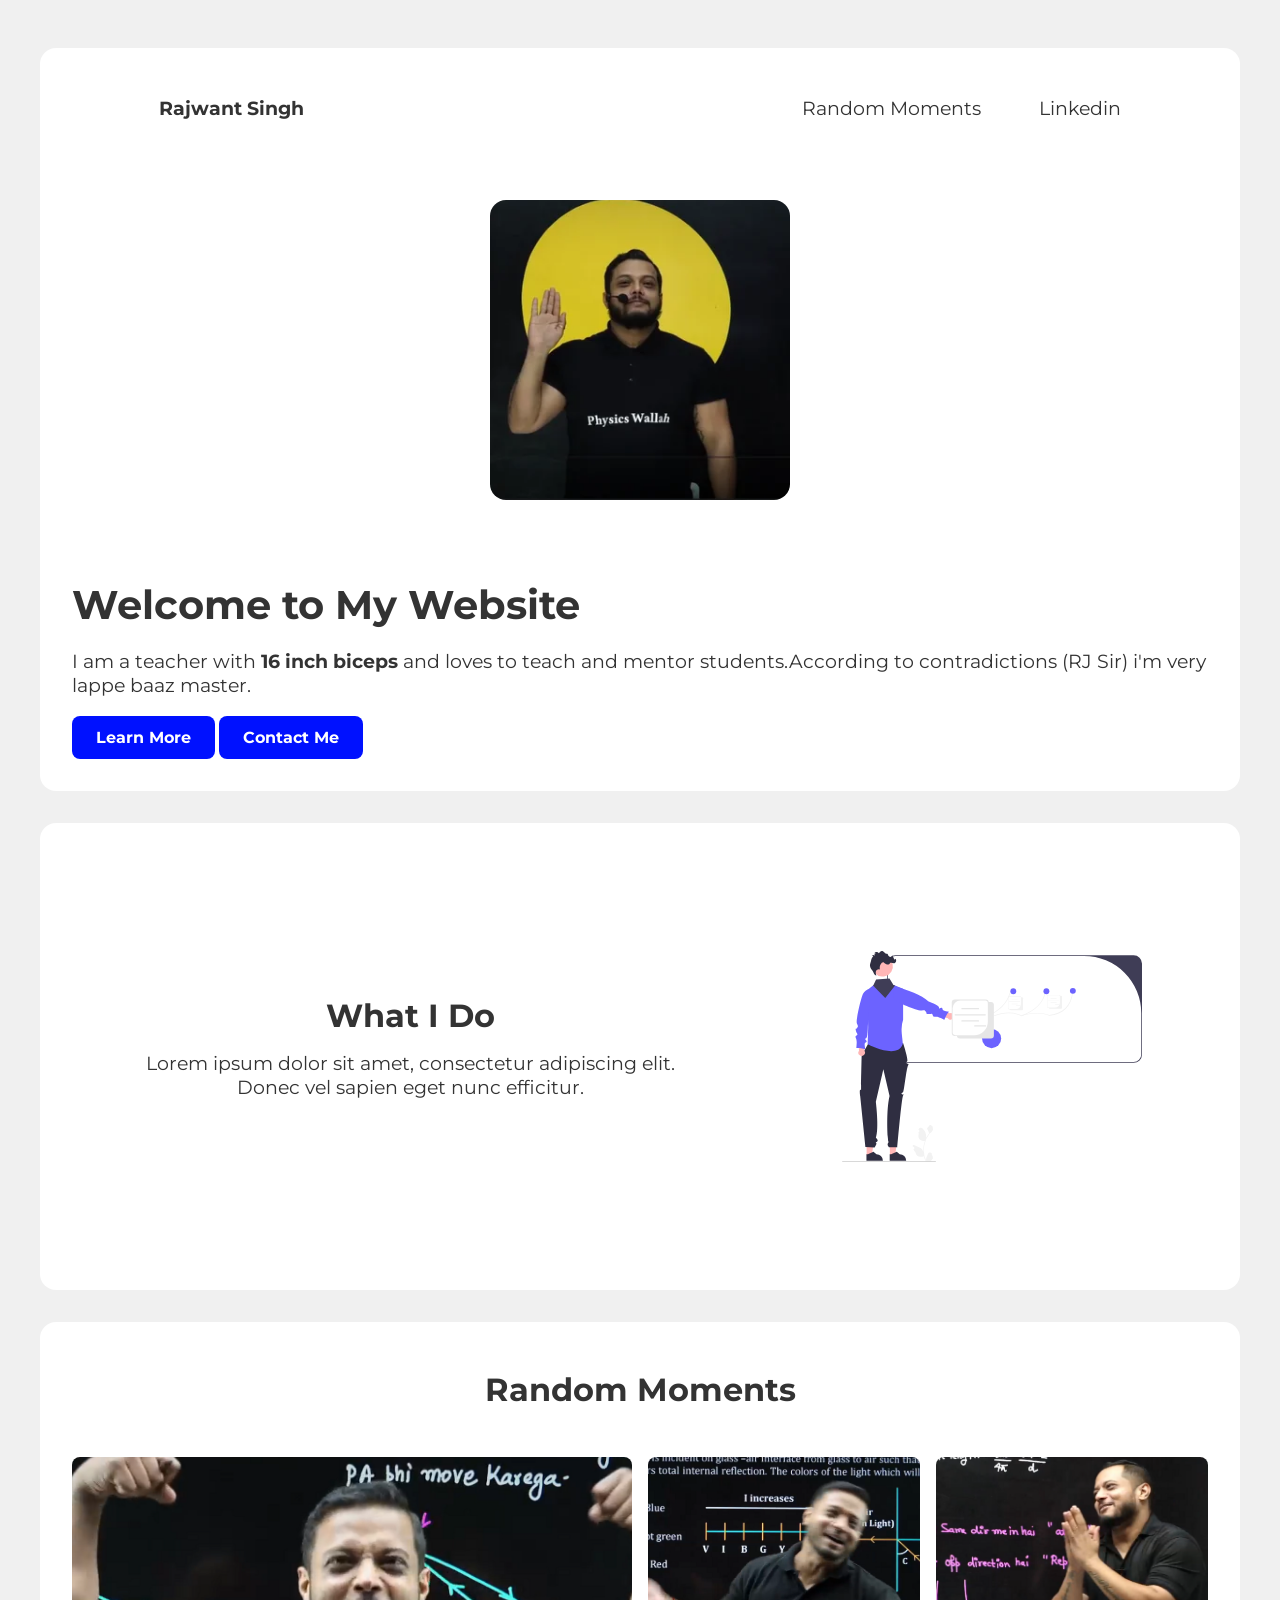
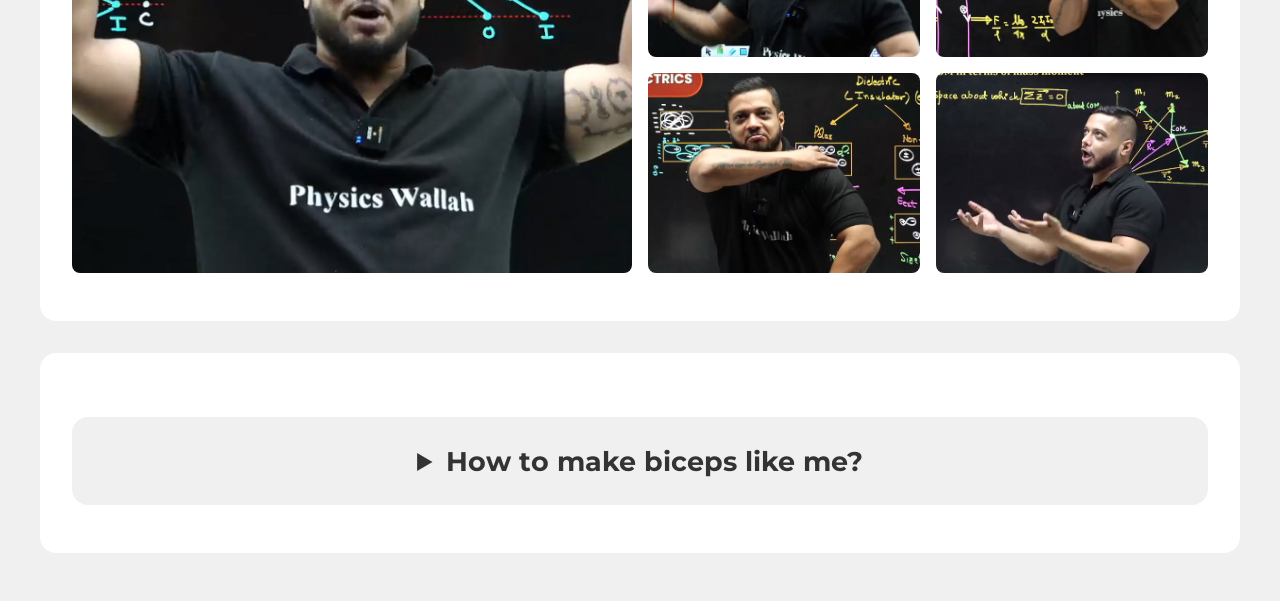
<file: 01/index.html>
<!DOCTYPE html>
<html lang="en">
<head>
    <meta charset="UTF-8">
    <meta name="viewport" content="width=device-width, initial-scale=1.0">
    <title>Document</title>
    <link rel="stylesheet" href="style.css">
</head>
<body>
    <header>
        <nav>
            <ul>
                <li><a href="#">Rajwant Singh</a></li>
                <li><a href="#random-moments">Random Moments</a></li>
                <li><a href="https://www.linkedin.com/in/rajwant-singh-b48a94300/?isSelfProfile=false" target="_blank">Linkedin</a></li>
            </ul>
        </nav>
        <div class="flex-container">
            <img width="300px" height="300px" src="images/rjsir.webp" >
        </div>
        <div class="text-container">
            <h1>Welcome to My Website</h1>
            <p>I am a teacher with <strong>16 inch</strong>  <strong>biceps</strong> and  loves to teach and mentor students.According to contradictions (RJ Sir) i'm very lappe baaz master.</p>  
            <a href="#" class="cta-button">Learn More</a>
            <a href="#" class="cta-button secondary">Contact Me</a> 
        </div>
    </header>
    <section>
        <div class="flex-container">
            <div class="text-container">
                <h2>What I Do</h2>
                <p>Lorem ipsum dolor sit amet, consectetur adipiscing elit. Donec vel sapien eget nunc efficitur.</pS>
            
            </div>
            <img width="300px" src="images/undraw_professor_xcrw.svg" >
        </div>
    </section>
    <section    id="random-moments">
        <h2>Random Moments</h2>
        <div class="grid-container">
            <img style="grid-area: img-1;"  src="images/random (1).png" >
            <img style="grid-area: img-2;"  src="images/random (2).png" >
            <img style="grid-area: img-3;"  src="images/random (3).png" >
            <img style="grid-area: img-4;"  src="images/random (4).png" >
            <img style="grid-area: img-5;"  src="images/random (5).png" >
        </div>
    </section>

    <section >
        <details>
            <summary>How to make biceps like me?</summary>
            <p>Simple—stop making excuses and start showing up daily. Train hard, do your curls properly, don’t chase ego lifting. Eat enough protein, sleep on time. Results don’t come in 10 days, it takes months. Stay consistent, or you’ll just keep watching others grow.</p>
        </details>
    </section>
</body>
</html>
</file>
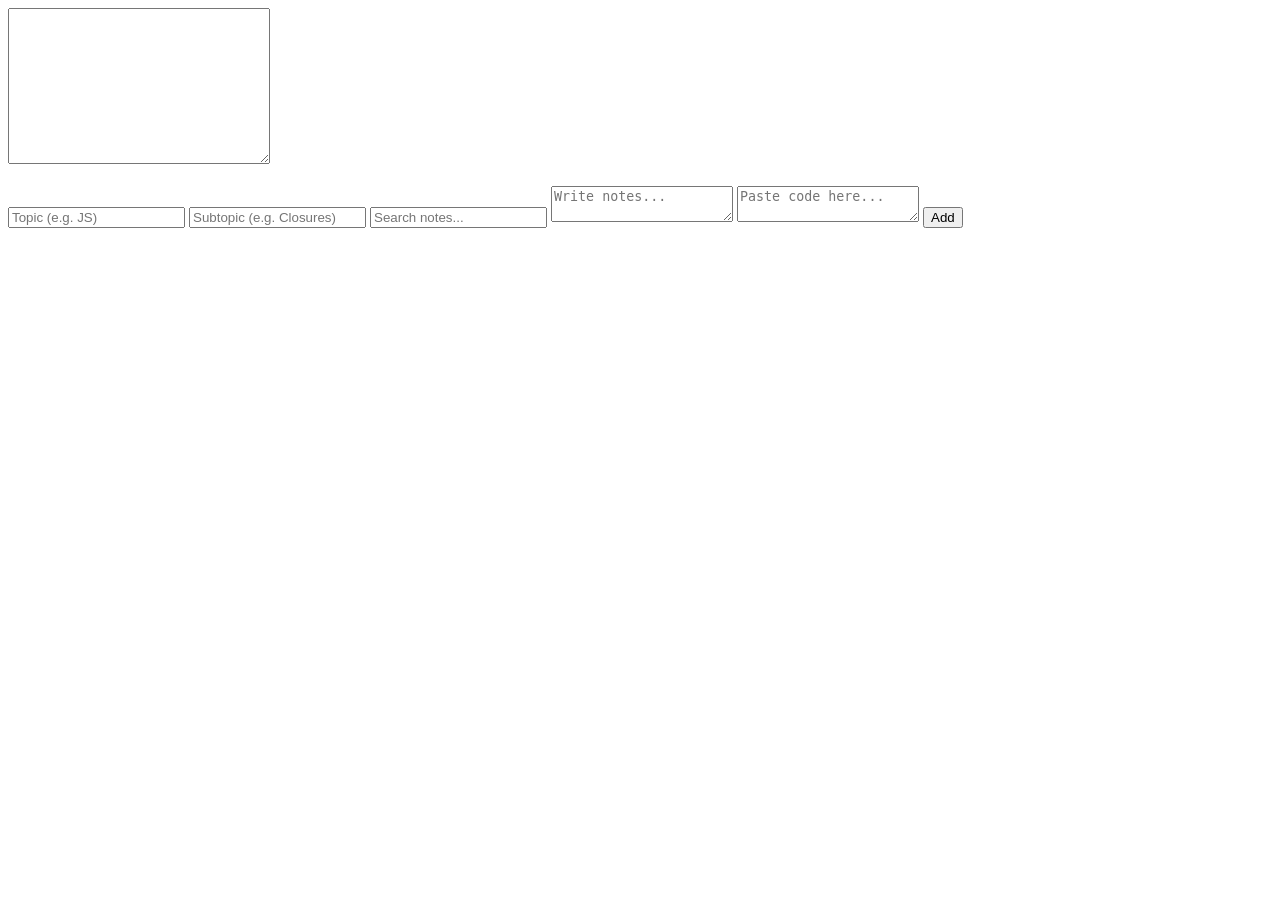
<file: note taking site/index.html>
<!DOCTYPE html>
<html>
<body>

<textarea id="noteArea" rows="10" cols="30"></textarea> <br><br>

 <input id="topic" placeholder="Topic (e.g. JS)">
 <input id="subtopic" placeholder="Subtopic (e.g. Closures)">
 <input id="search" placeholder="Search notes..." oninput="searchNotes()">
<textarea id="noteArea" placeholder="Write notes..."></textarea>

<textarea id="codeArea" placeholder="Paste code here..."></textarea>

 <button onclick="showNote()">Add</button>

 <div id="output"></div>

 <script src="script.js"></script>

</body>
</html>
</file>
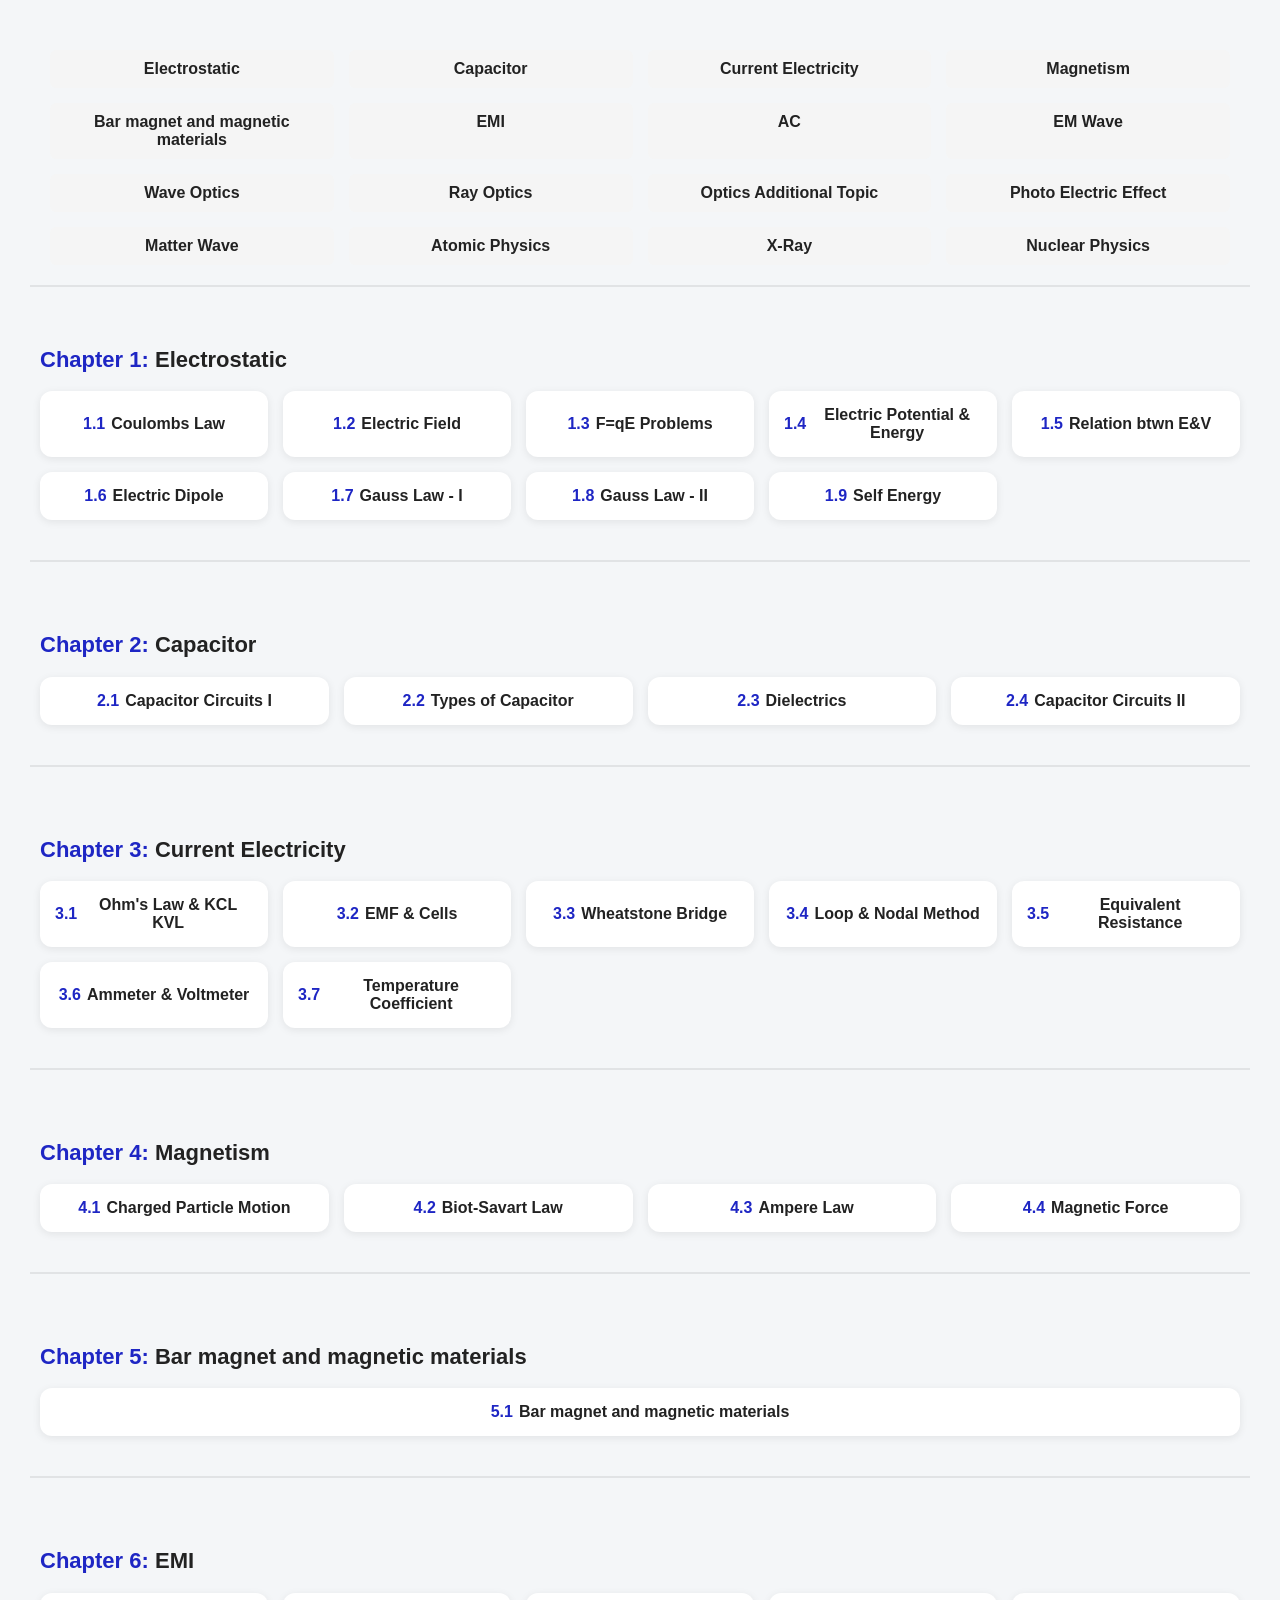
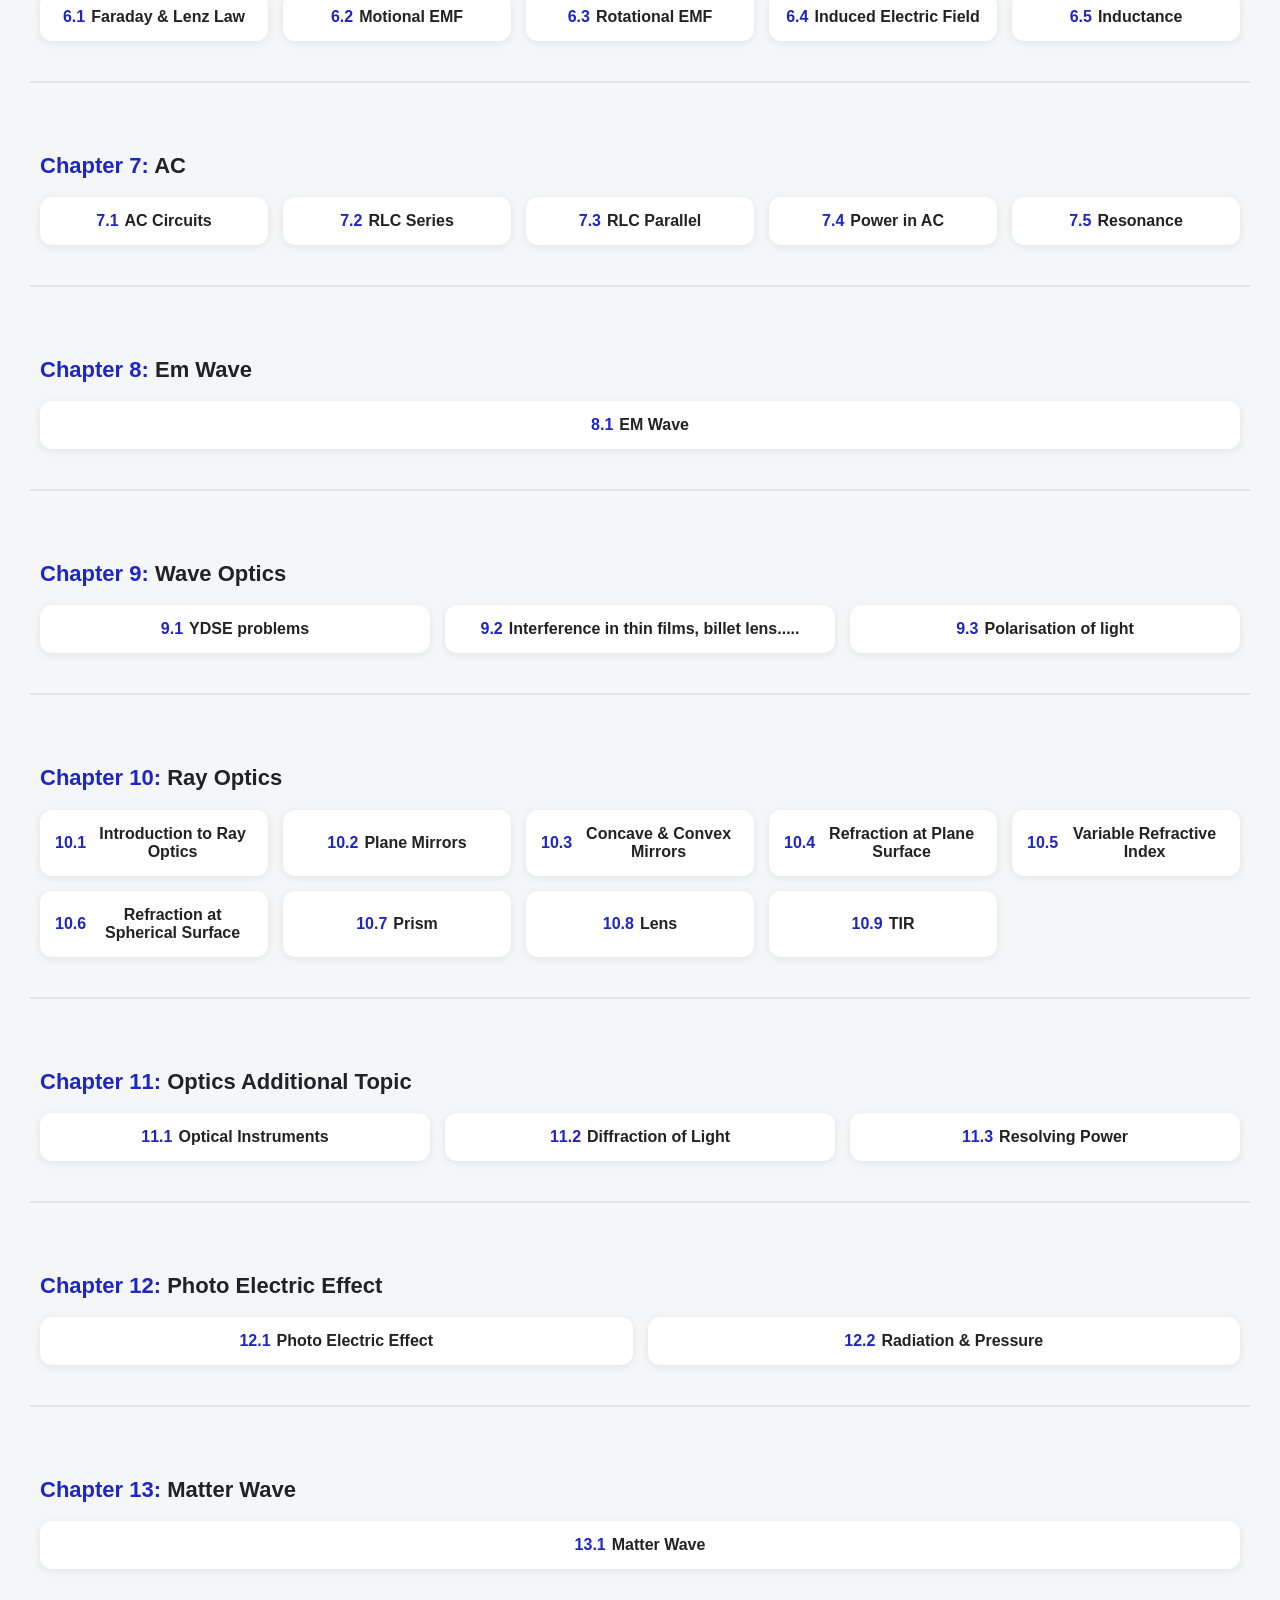
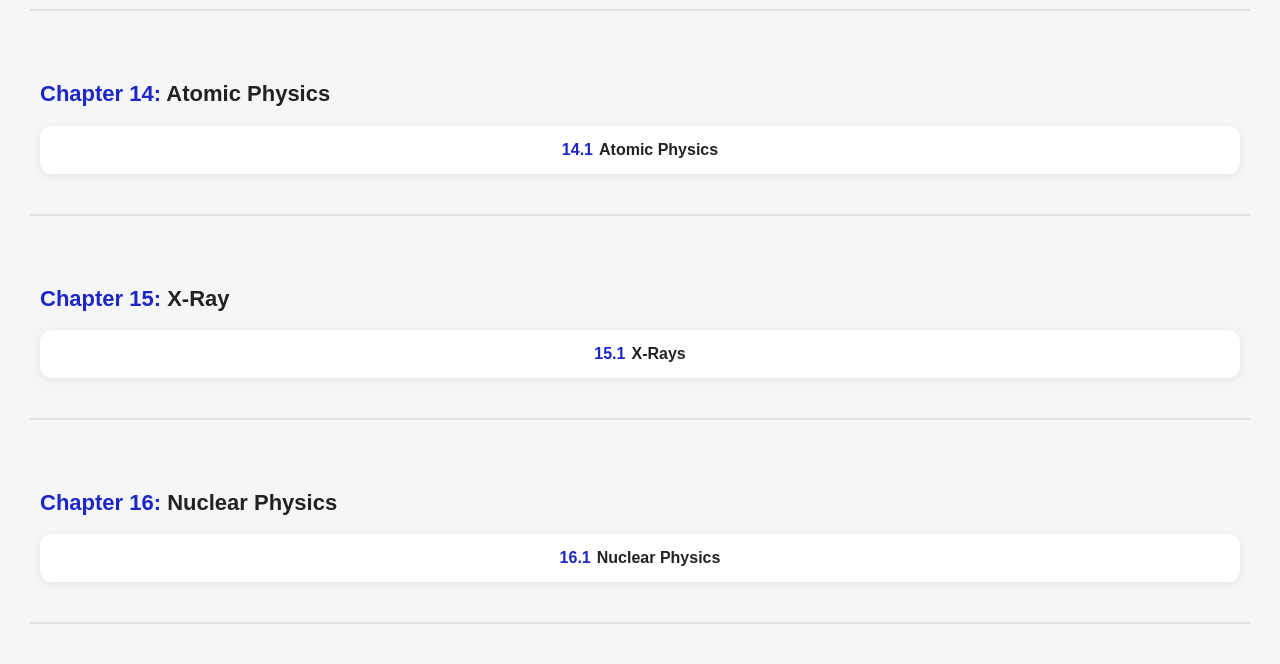
<file: 02/sridhar sir v2.html>
<!DOCTYPE html>
<html lang="en">
<head>
  <title>Sridhar Sir Physics</title>
  <link rel="stylesheet" href="style.css">
</head>

<body>
<div class="toc">
  

  <a href="#electrostatic">Electrostatic</a>
  <a href="#capacitor">Capacitor</a>
  <a href="#current">Current Electricity</a>
  <a href="#magnetism">Magnetism</a>
  <a href="#bar-magnet">Bar magnet and magnetic materials</a>
  <a href="#emi">EMI</a>
  <a href="#ac">AC</a>
  <a href="#em-wave">EM Wave</a>
  <a href="#wave-optics">Wave Optics</a>
  <a href="#ray-optics">Ray Optics</a>   
  <a href="#optics-additional">Optics Additional Topic</a>
  <a href="#photoelectric">Photo Electric Effect</a>
  <a href="#matter-wave">Matter Wave</a>    
  <a href="#atomic-physics">Atomic Physics</a>
  <a href="#x-ray">X-Ray</a>
  <a href="#nuclear-physics">Nuclear Physics</a>
</div>



<section class="chapter" id="electrostatic">
<h2>Electrostatic</h2>
<div class="grid">
  <a href="https://youtube.com/playlist?list=PLW5-X_7PGMxiRJD2Zp2-zlacsWbWhHH_m" target="_blank">Coulombs Law</a>
  <a href="https://youtube.com/playlist?list=PLW5-X_7PGMxjcXO4BHH62Rr8XTu16d-W8" target="_blank">Electric Field</a>
  <a href="https://m.youtube.com/playlist?list=PLW5-X_7PGMxhp7GqTUjqG6wZSDI0r7qiG" target="_blank">F=qE Problems</a>
  <a href="https://m.youtube.com/playlist?list=PLW5-X_7PGMxh2h94wN-3hX7ZrBLz4l2Z0" target="_blank">Electric Potential & Energy</a>
  <a href="https://m.youtube.com/playlist?list=PLW5-X_7PGMxg1GR4Sfxg7mBCGSlcUZbHx" target="_blank">Relation btwn E&V</a>
  <a href="https://m.youtube.com/playlist?list=PLW5-X_7PGMxijdmZEDbaRnaeFdkX8mb46" target="_blank">Electric Dipole</a>
  <a href="https://m.youtube.com/playlist?list=PLW5-X_7PGMxjHrW0Zjcr85dHbbmReW9DK" target="_blank">Gauss Law - I</a>
  <a href="https://m.youtube.com/playlist?list=PLW5-X_7PGMxjHrW0Zjcr85dHbbmReW9DK" target="_blank">Gauss Law - II</a>
  <a href="https://youtube.com/playlist?list=PLW5-X_7PGMxiw1n1Hg2xus-7ZWhdUGSVJ" target="_blank">Self Energy</a>
</div>
</section>


<section class="chapter" id="capacitor"> 
<h2>Capacitor</h2>
<div class="grid">
  <a href="https://youtube.com/playlist?list=PLW5-X_7PGMxhFAiKN66tBqH1NECwc5DTr" target="_blank">Capacitor Circuits I</a>
  <a href="https://youtube.com/playlist?list=PLW5-X_7PGMxjNUMo2NKt-7gncnxjjWG0l" target="_blank">Types of Capacitor</a>
  <a href="https://youtube.com/playlist?list=PLW5-X_7PGMxigus_xb5mD4pR0xg_hj3Gh" target="_blank">Dielectrics</a>
  <a href="https://youtube.com/playlist?list=PLW5-X_7PGMxjI3VUfXcR8hdPR2m2husZj" target="_blank">Capacitor Circuits II</a>
</div>
</section>



<section class="chapter" id="current"> 
<h2>Current Electricity</h2>
<div class="grid">
  <a href="https://youtube.com/playlist?list=PLW5-X_7PGMxh_j0Rs-1CCtxCN5TfPMiGJ" target="_blank">Ohm's Law & KCL KVL</a>
  <a href="https://youtube.com/playlist?list=PLW5-X_7PGMxiRcEn5p-khzcS7egfEhLm5" target="_blank">EMF & Cells</a>
  <a href="https://youtube.com/playlist?list=PLW5-X_7PGMxjkb68Rb-dZpJx-q4xHzXIG" target="_blank">Wheatstone Bridge</a>
  <a href="https://youtube.com/playlist?list=PLW5-X_7PGMxj34aoz4FqirQmbrh71jNqY" target="_blank">Loop & Nodal Method</a>
  <a href="https://youtube.com/playlist?list=PLW5-X_7PGMxhU9ondwPB9j41XGwtHJjNM" target="_blank">Equivalent Resistance</a>
  <a href="https://youtube.com/playlist?list=PLW5-X_7PGMxgZGcnCoK7ynSKk5aLm9qvq" target="_blank">Ammeter & Voltmeter</a>
  <a href="https://youtube.com/playlist?list=PLW5-X_7PGMxj0l7dyJWVskSiRRWfeRm8E" target="_blank">Temperature Coefficient</a>
</div>
</section>



<section class="chapter" id="magnetism">
<h2>Magnetism</h2>
<div class="grid">
  <a href="https://youtube.com/playlist?list=PLW5-X_7PGMxhrTpmGp0f8uMwhLf0C_fdU" target="_blank">Charged Particle Motion</a>
  <a href="https://youtube.com/playlist?list=PLW5-X_7PGMxjtyLKf-30g9DpKNOBOY5aR" target="_blank">Biot-Savart Law</a>
  <a href="https://youtube.com/playlist?list=PLW5-X_7PGMxhJeprFNTZ2sDFOqyc_Atke" target="_blank">Ampere Law</a>
  <a href="https://youtube.com/playlist?list=PLW5-X_7PGMxhERS7SSd0WjACZNrBadE6x" target="_blank">Magnetic Force</a>
</div>
</section>




<section class="chapter" id="bar-magnet">
<h2> Bar magnet and magnetic materials</h2>
<div class="grid">
   <a href="https://youtube.com/playlist?list=PLW5-X_7PGMxinOEe7_WeiNaU8QUNzN27S&si=4uKPbWAk9bNdmgcI" target="_blank">Bar magnet and magnetic materials  </a> 
</div>
</section>




<section class="chapter" id="emi">
<h2>EMI</h2>
<div class="grid">
  <a href="https://youtube.com/playlist?list=PLW5-X_7PGMxgqwZ6Qr5dQKJTTB1FMOckH" target="_blank">Faraday & Lenz Law</a>
  <a href="https://youtube.com/playlist?list=PLW5-X_7PGMxiLeZ4yk98QvfAZRZIMgVoA" target="_blank">Motional EMF</a>
  <a href="https://youtube.com/playlist?list=PLW5-X_7PGMxhMIRJaN_dp5wST-BeNqT5G" target="_blank">Rotational EMF</a>
  <a href="https://youtube.com/playlist?list=PLW5-X_7PGMxg4Z6AMfymrQMeThh6ft6x6" target="_blank">Induced Electric Field</a>
  <a href="https://youtube.com/playlist?list=PLW5-X_7PGMxihywpmVV2Vf0gsvtdWyGgu" target="_blank">Inductance</a>
</div>
</section>





<section class="chapter" id="ac"> 
<h2>AC</h2>
<div class="grid">  
    <a href="https://youtube.com/playlist?list=PLW5-X_7PGMxh2h94wN-3hX7ZrBLz4l2Z0" target="_blank">AC Circuits</a>
    <a href="https://youtube.com/playlist?list=PLW5-X_7PGMxhMIRJaN_dp5wST-BeNqT5G" target="_blank">RLC Series</a>
    <a href="https://youtube.com/playlist?list=PLW5-X_7PGMxg4Z6AMfymrQMeThh6ft6x6" target="_blank">RLC Parallel</a>
    <a href="https://youtube.com/playlist?list=PLW5-X_7PGMxihywpmVV2Vf0gsvtdWyGgu" target="_blank">Power in AC</a>
    <a href="https://youtube.com/playlist?list=PLW5-X_7PGMxhU9ondwPB9j41XGwtHJjNM" target="_blank">Resonance</a>    
</div>
</section>






<section class="chapter" id="em wave"> 
<h2>Em Wave</h2>
<div class="grid">  
    <a href="https://youtube.com/playlist?list=PLW5-X_7PGMxgBF7QjsEVZ7ffwkxgouirO&si=guC5y_3jSFzO5LOU" target="_blank">EM Wave </a>
</div>
</section>




<section class="chapter" id="wave-optics"> 
<h2>Wave Optics</h2>
<div class="grid">  
   <a href="https://youtube.com/playlist?list=PLW5-X_7PGMxhe4EPQOjHbQibCjes1DOSd&si=LKl5zb9Nk_E9JFtp" target="_blank"> YDSE problems </a> </li>
   <a href="https://youtube.com/playlist?list=PLW5-X_7PGMxjlRKgxaA_fUqWa4zoubVg9&si=TwnYf3fvXGLiDk2-" target="_blank"> Interference in thin films, billet lens.....</a> </li>
   <a href="https://youtube.com/playlist?list=PLW5-X_7PGMxj4KA4fdr3jj6NFi93zmWOd&si=EKMC1gNnLEcLQNi_" target="_blank"> Polarisation of light</a> </li>
</div>
</section>





<section class="chapter" id="ray-optics">
<h2>Ray Optics</h2>
<div class="grid">
  <a href="https://youtube.com/playlist?list=PLW5-X_7PGMxj1culUddMtR13D7ZBgwC5M" target="_blank">Introduction to Ray Optics</a>
  <a href="https://youtube.com/playlist?list=PLW5-X_7PGMxjOPFx5Jm3BLkewEYlgGaOJ" target="_blank">Plane Mirrors</a>
  <a href="https://youtube.com/playlist?list=PLW5-X_7PGMxhP-o4X3djzZFH_ETs2Kxji" target="_blank">Concave & Convex Mirrors</a>
  <a href="https://youtube.com/playlist?list=PLW5-X_7PGMxjIIvMsnYWg_d90TjaDxJyn" target="_blank">Refraction at Plane Surface</a>
  <a href="https://youtube.com/playlist?list=PLW5-X_7PGMxh_aA9C8V44TWtVa4AycZw9" target="_blank">Variable Refractive Index</a>
  <a href="https://youtube.com/playlist?list=PLW5-X_7PGMxiKecV92WZTe7RLVPDfXT5Y" target="_blank">Refraction at Spherical Surface</a>
  <a href="https://youtube.com/playlist?list=PLW5-X_7PGMxjGutkGMskQ2VptXTFa4heS" target="_blank">Prism</a>
  <a href="https://youtube.com/playlist?list=PLW5-X_7PGMxiVh4vDmZ8w65M7Sbk7VRtR" target="_blank">Lens</a>
  <a href="https://youtube.com/playlist?list=PLW5-X_7PGMxjR7W2nBYB7-WaTsf2d8rf_" target="_blank">TIR</a>
</div>
</section>




<section class="chapter" id="optics-additional"> 
<h2>Optics Additional Topic</h2>
<div class="grid">
  <a href="https://youtube.com/playlist?list=PLW5-X_7PGMxiOkvKZMu_0M9im5QGAglSH" target="_blank">Optical Instruments</a>
  <a href="https://youtube.com/playlist?list=PLW5-X_7PGMxhfCyaPoRdFAIjMRvXp47j4" target="_blank">Diffraction of Light</a>
  <a href="https://youtube.com/playlist?list=PLW5-X_7PGMxjZBjbuA6u1dsUs0CdBpApR" target="_blank">Resolving Power</a>
</div>
</section>




<section class="chapter" id="photoelectric">
<h2>Photo Electric Effect</h2>
<div class="grid">
  <a href="https://youtube.com/playlist?list=PLW5-X_7PGMxgukNUBqu0VQlcwaGRlaVsN" target="_blank">Photo Electric Effect</a>
  <a href="https://youtube.com/playlist?list=PLW5-X_7PGMxhwAebblXQo2AoHyW1ugkn4" target="_blank">Radiation & Pressure</a>
</div>
</section>





<section class="chapter" id="matter-wave"> 
<h2>Matter Wave</h2>
<div class="grid">
  <a href="https://youtube.com/playlist?list=PLW5-X_7PGMxh-LU_Tb0pwYyCE747DSyeW" target="_blank">Matter Wave</a>
</div>
</section>




<section class="chapter" id="atomic-physics"> 
<h2>Atomic Physics</h2>
<div class="grid">
  <a href="https://youtube.com/playlist?list=PLW5-X_7PGMxgyl9bN_oA_n76mpxC4fPhh" target="_blank">Atomic Physics</a>
</div>
</section>




<section class="chapter" id="nuclear-physics"> 
<h2>X-Ray</h2>
<div class="grid">
  <a href="https://youtube.com/playlist?list=PLW5-X_7PGMxiQA8KWX_7aLe0NLTyt_RUx" target="_blank">X-Rays</a>
</div>
</section>




<section class="chapter" id="nuclear-physics"> 
<h2>Nuclear Physics</h2>
<div class="grid">
  <a href="https://youtube.com/playlist?list=PLW5-X_7PGMxhAxAddaH24SPLF8zc7efEX" target="_blank">Nuclear Physics</a>
</div>
</section>


</body>
</html>
</file>
<file: 01/style.css>
@import url('https://fonts.googleapis.com/css2?family=Montserrat:ital,wght@0,100..900;1,100..900&display=swap');
@import url('https://fonts.googleapis.com/css2?family=Inter:ital,opsz,wght@0,14..32,100..900;1,14..32,100..900&family=Montserrat:ital,wght@0,100..900;1,100..900&display=swap');
:root {
    --base-color: #f0f0f0;
    --text-colour: #333333;
    --primary-color: hsl(236, 100%, 50%);
    --secondary-color: hsla(236, 100%, 50%, 0.646);
    --colour-1: #ffffff;
    --colour-2: #cce5ff;
    --colour-3: #d5ffcc;
}

*{ 
    margin: 0;
    padding: 0;
    box-sizing: border-box;
}

html{
    font-family: 'Montserrat', sans-serif;
    color: var(--text-colour);
}

body{
    padding: 1em;
    background-color: var(--base-color);
}

nav{
    margin: 1em auto 3em auto;
    width: min(1000px, 100%);
}

nav ul{
    display: flex;
    align-items: center;
    list-style-type: none;
    gap: 1em;
    font-size: 1.2rem;
}

/* doing this so that rajwant singh go to left and all other opt go to right*/
nav li:first-child{
    margin-right: auto;
    font-weight: bold;
}

nav a{
    text-decoration: none;
    color: var(--text-colour);
    padding: 0.5em 1em;
    border-radius: 4px;
    transition: background-color 0.3s ease;
}


nav a:hover{
    text-decoration: none;
    background-color: var(--primary-color);
    color: #fff;
    font-weight: bold;
}


header,section{
    margin: 2em auto;
    width: min(75em, 100%);
    background-color: var(--colour-1);
    padding: min(2em, 15%);
    border-radius: 1em;
}

.flex-container{
    display: flex;
    justify-content: center;
    align-items: center;
    flex-wrap: wrap;
    gap: 10em;
    margin: 5em auto;
}

header img{
    max-width:100%;
    border-radius: 1em;
    object-fit: cover;
    object-position: bottom;
}

.text-container{
    flex: 0 1 34em;
    
}

h1{
    font-size: 2.5rem;
    margin-bottom: 0.5em;
}

.text-container p{
    margin: 0.75em 0 1em 0;
    font-size: 1.2rem;
}

.cta-button{
    display: inline-block;
    padding: 0.75em 1.5em;
    background-color: var(--primary-color);
    color: #fff;
    text-decoration: none;
    border-radius: 0.5em;
    transition: background-color 0.3s ease;
    font-weight: bold;
    
}

.cta-button:hover{
    background-color: var(--secondary-color);
}
section{
    text-align: center;
    margin: 2em auto;
    background-color: var(--colour-1);
    padding: 3em min(2em, 15%);
    border-radius: 1em;
}

section h2{
    font-size: 2rem;
    margin-bottom: 0.5em;
}

section p{
    margin: 0.75em 0 1em 0;
    font-size: 1.2rem;
}


.grid-container {
  margin-top: 3em;
  display: grid;
  grid-template-columns: repeat(4, 1fr);
  grid-template-rows: 200px 200px;
  grid-template-areas: 
    "img-2 img-2 img-1 img-3"
    "img-2 img-2 img-4 img-5";
  gap: 1em;
}

.img-1 { grid-area: img-1; }
.img-2 { grid-area: img-2; }
.img-3 { grid-area: img-3; }
.img-4 { grid-area: img-4; }
.img-5 { grid-area: img-5; }

.grid-container img {
  width: 100%;
  height: 100%;
  object-fit: cover;   
  border-radius: .5em;
  transition: 100ms ease;
}

.grid-container img:hover {
  scale: 1.05;
  box-shadow: 0px 0px 10px 5px rgba(0, 0, 0, 0.2);
  cursor: pointer;
}

details {
  margin-top: 1em;
  background-color: var(--base-color);
  border-radius: 1em;
}

details summary {
  padding: 1em;
  font-size: 1.7rem;
  cursor: pointer;
  font-weight: bold;
  font-family: Montserrat, Poppins, 'Segoe UI', Tahoma, Geneva, Verdana, sans-serif;
}

details p {
  padding: 0 2em 2em 2em;
}
</file>
<file: 02/style.css>
.chapter {
  margin-bottom: 10px;
  padding: 20px 10px 40px;
  border-bottom: 2px solid rgba(0,0,0,0.08);
}

.toc {
  counter-reset: toc;
}

.toc a {
  counter-increment: toc;
  display: single-line;
  padding: 5px 0;
}   

body {
  font-family: Arial, sans-serif;
  background: #f4f6f8;
  margin: 0;
  padding: 30px;

  /* chapter counter reset */
  counter-reset: chapter;
}

/* CHAPTER TITLE */
h2 {
  margin-top: 40px;
  font-size: 22px;
  color: #222;

  counter-increment: chapter;
  counter-reset: topic;
}

/* Chapter numbering */
h2::before {
  content: "Chapter " counter(chapter) ": ";
  font-weight: bold;
  color: #1e26c4;
}

/* =======================
   GRID CONTAINER
======================= */
.grid {
  display: grid;
  grid-template-columns: repeat(auto-fit, minmax(220px, 1fr));
  gap: 15px;
  margin-top: 15px;
}

/* =======================
   TOPIC CARDS
======================= */
.grid a {
  counter-increment: topic;

  display: flex;
  align-items: center;
  justify-content: center;

  padding: 15px;
  background: white;
  border-radius: 12px;

  text-decoration: none;
  color: #222;
  font-weight: 600;
  text-align: center;

  box-shadow: 0 2px 8px rgba(0,0,0,0.08);

  transition: all 0.3s ease;
  position: relative;
}

/* Topic numbering */
.grid a::before {
  content: counter(chapter) "." counter(topic) " ";
  font-weight: bold;
  color: #1e26c4;
  margin-right: 6px;
}

/* =======================
   HOVER EFFECT
======================= */
.grid a:hover {
  background: #1e26c4;
  color: white;
  transform: translateY(-4px);
  box-shadow: 0 6px 15px rgba(0,0,0,0.15);
}

.grid a:hover::before {
  color: white;
}


.toc {
  display: inline-flex;
  flex-wrap: wrap;
  gap: 15px;                     /* consistent spacing */
  padding: 20px;
  border-bottom: 2px solid rgba(0,0,0,0.08);
}

.toc a {
  flex: 1 1 200px;              /* 👈 equal-sized responsive boxes */
  text-align: center;
  padding: 10px 15px;
  text-decoration: none;
  color: #222;
  font-weight: 600;
  border-radius: 6px;
  background: #f5f5f5;
  transition: all 0.3s ease;
}

.toc a:hover {
  background: #1e26c4;
  color: white;
  transform: translateY(-4px);
  box-shadow: 0 6px 15px rgba(0,0,0,0.15);
}
</file>
